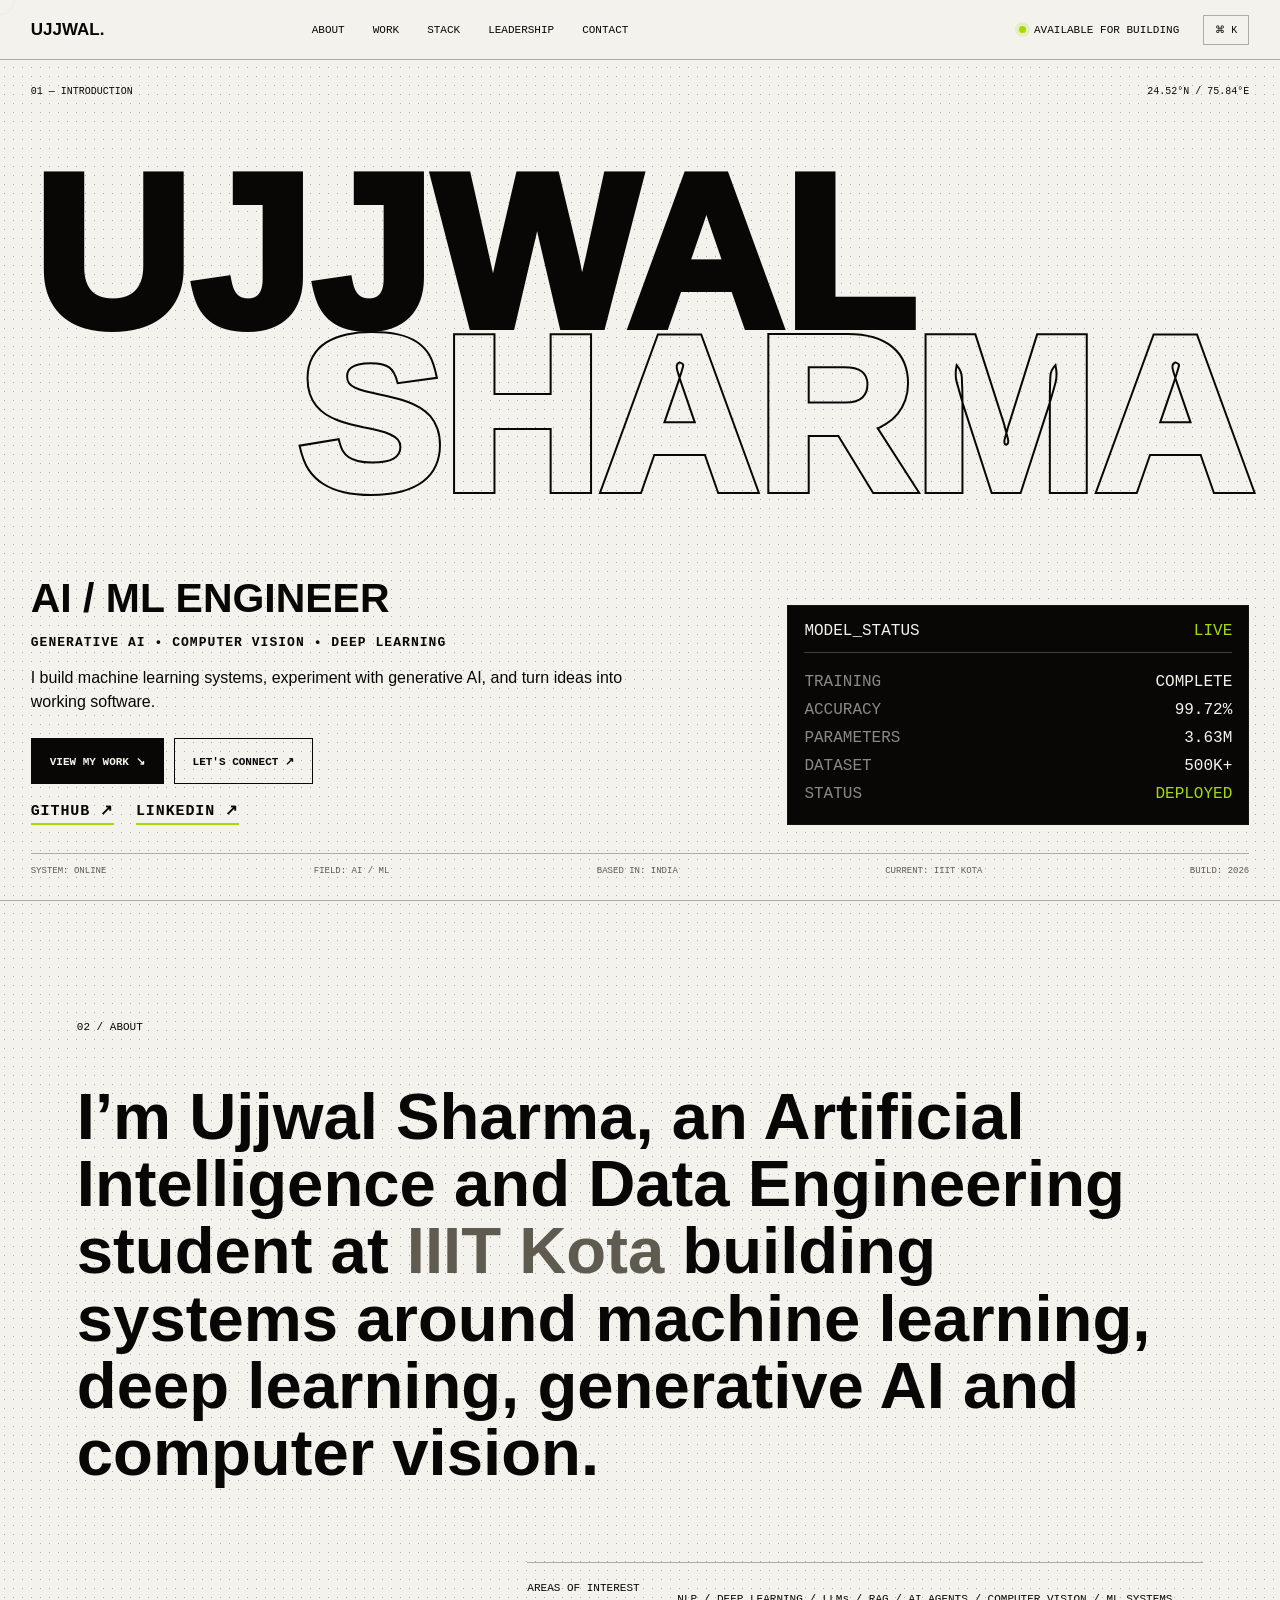
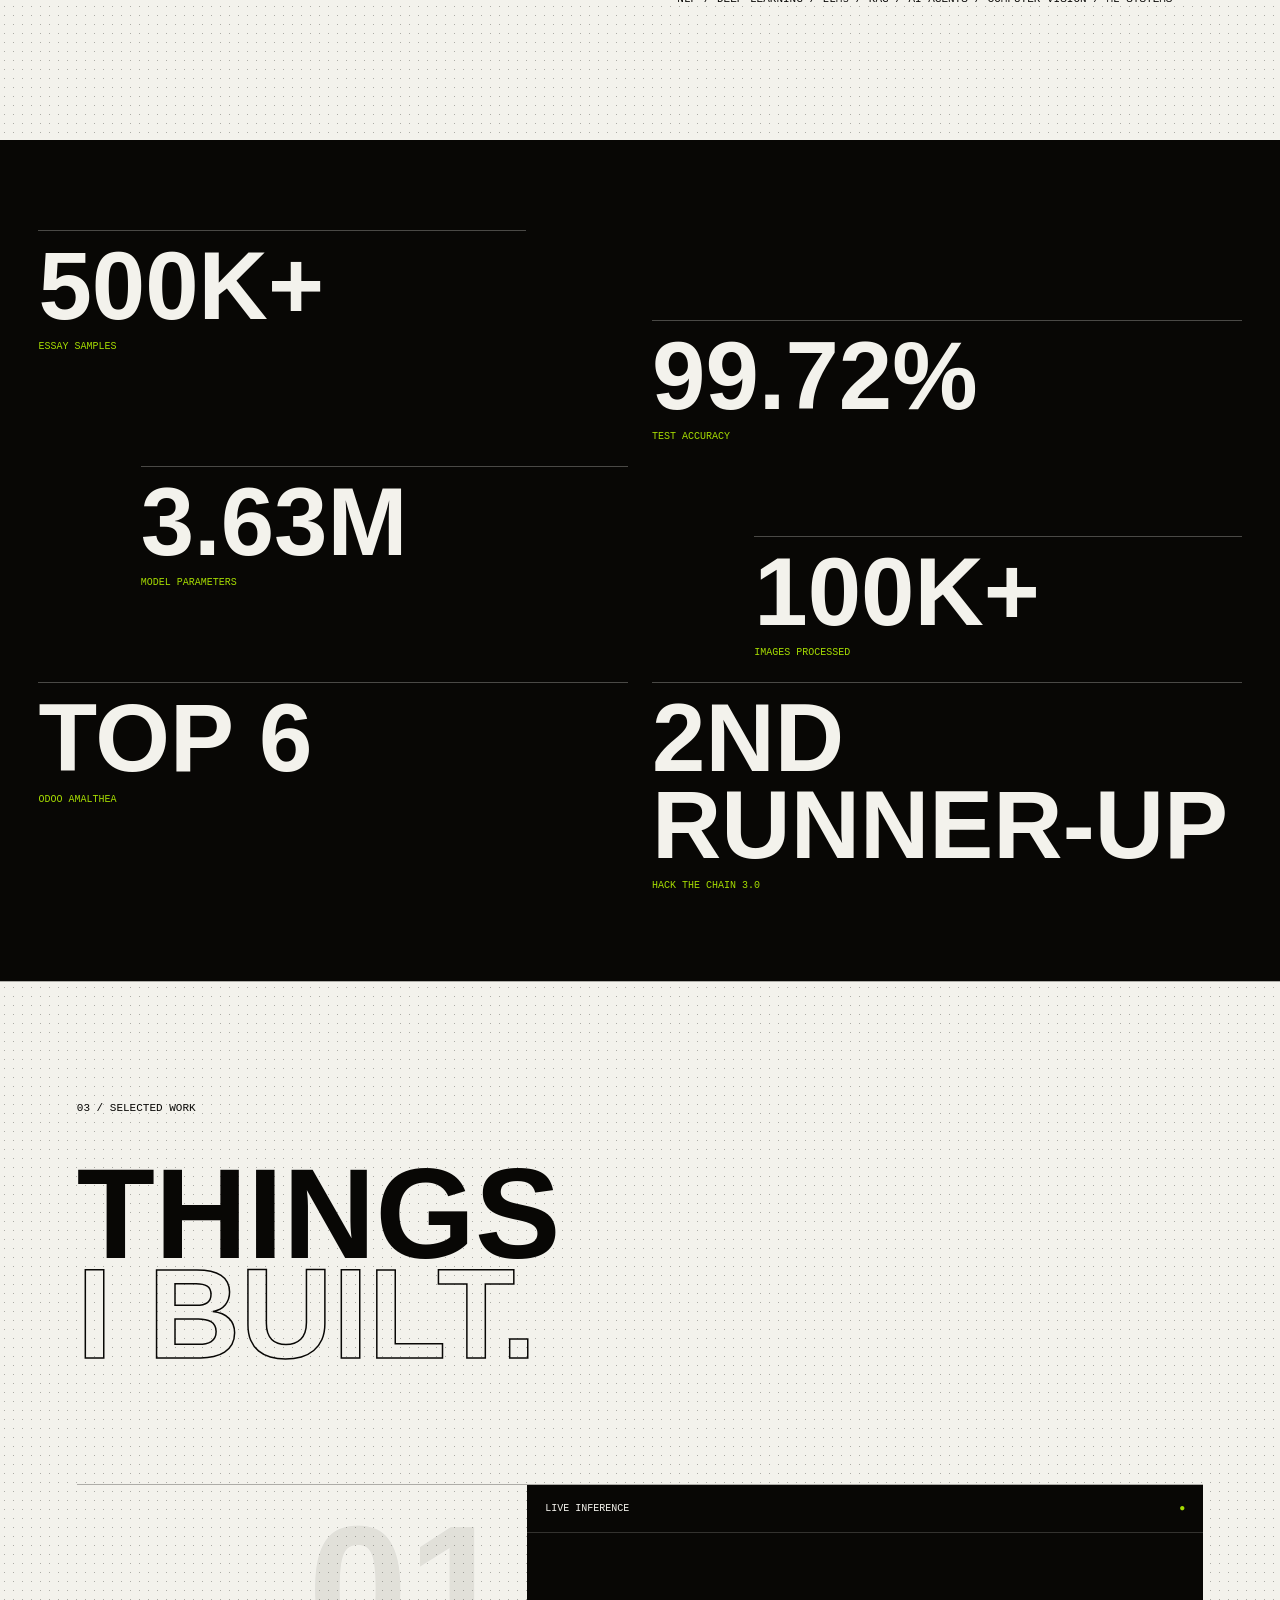
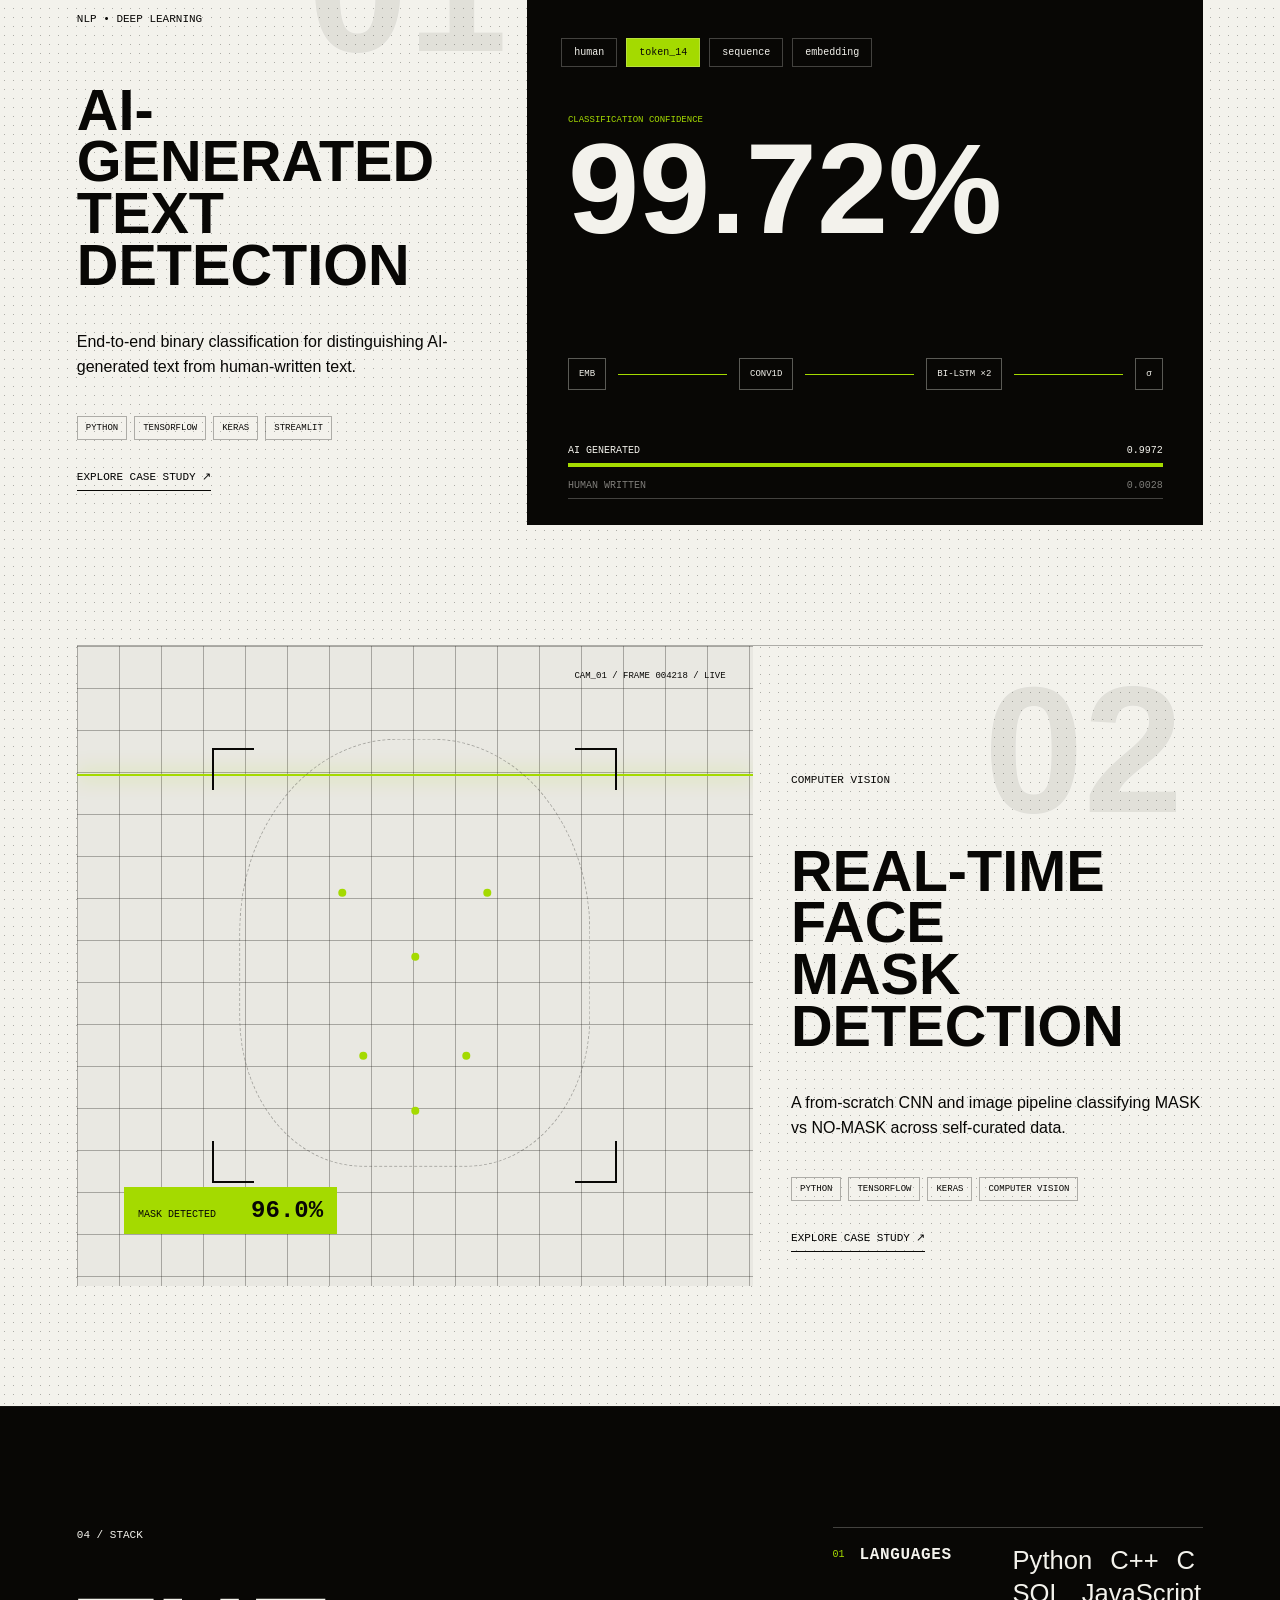
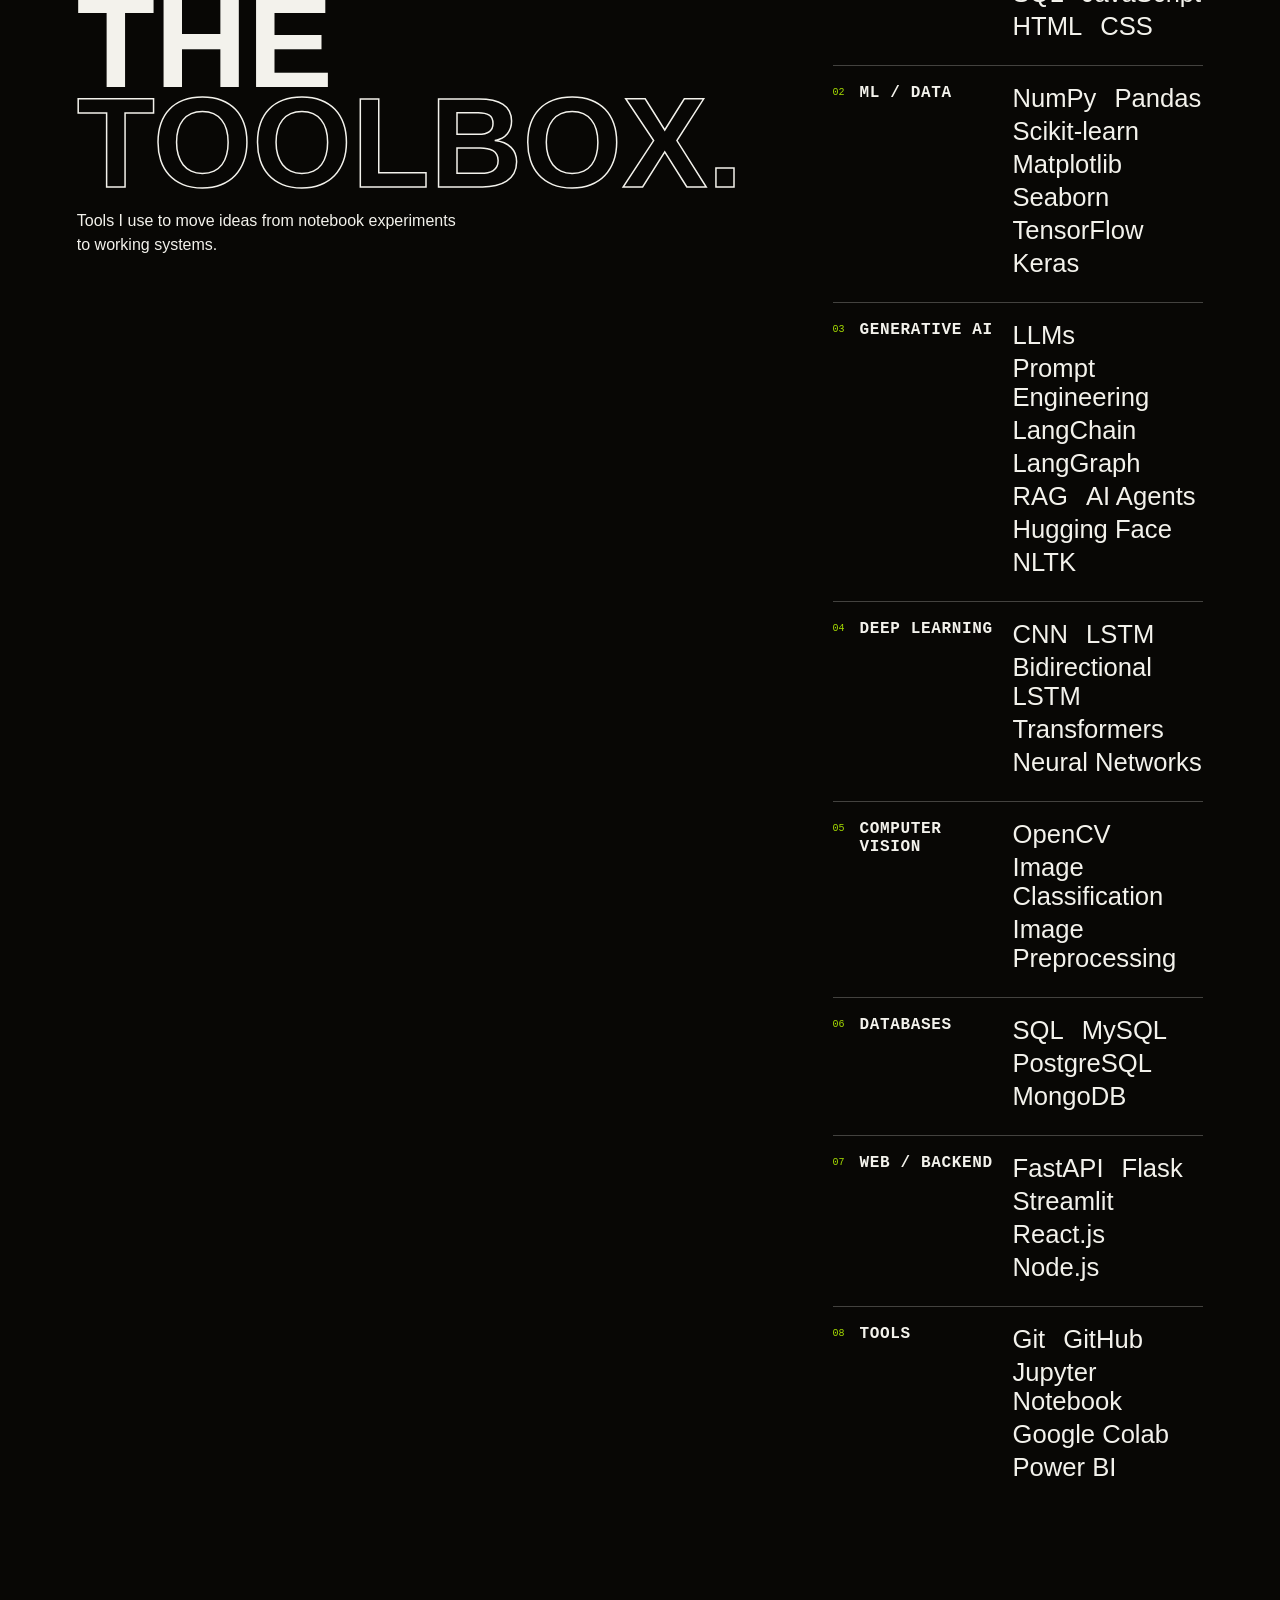
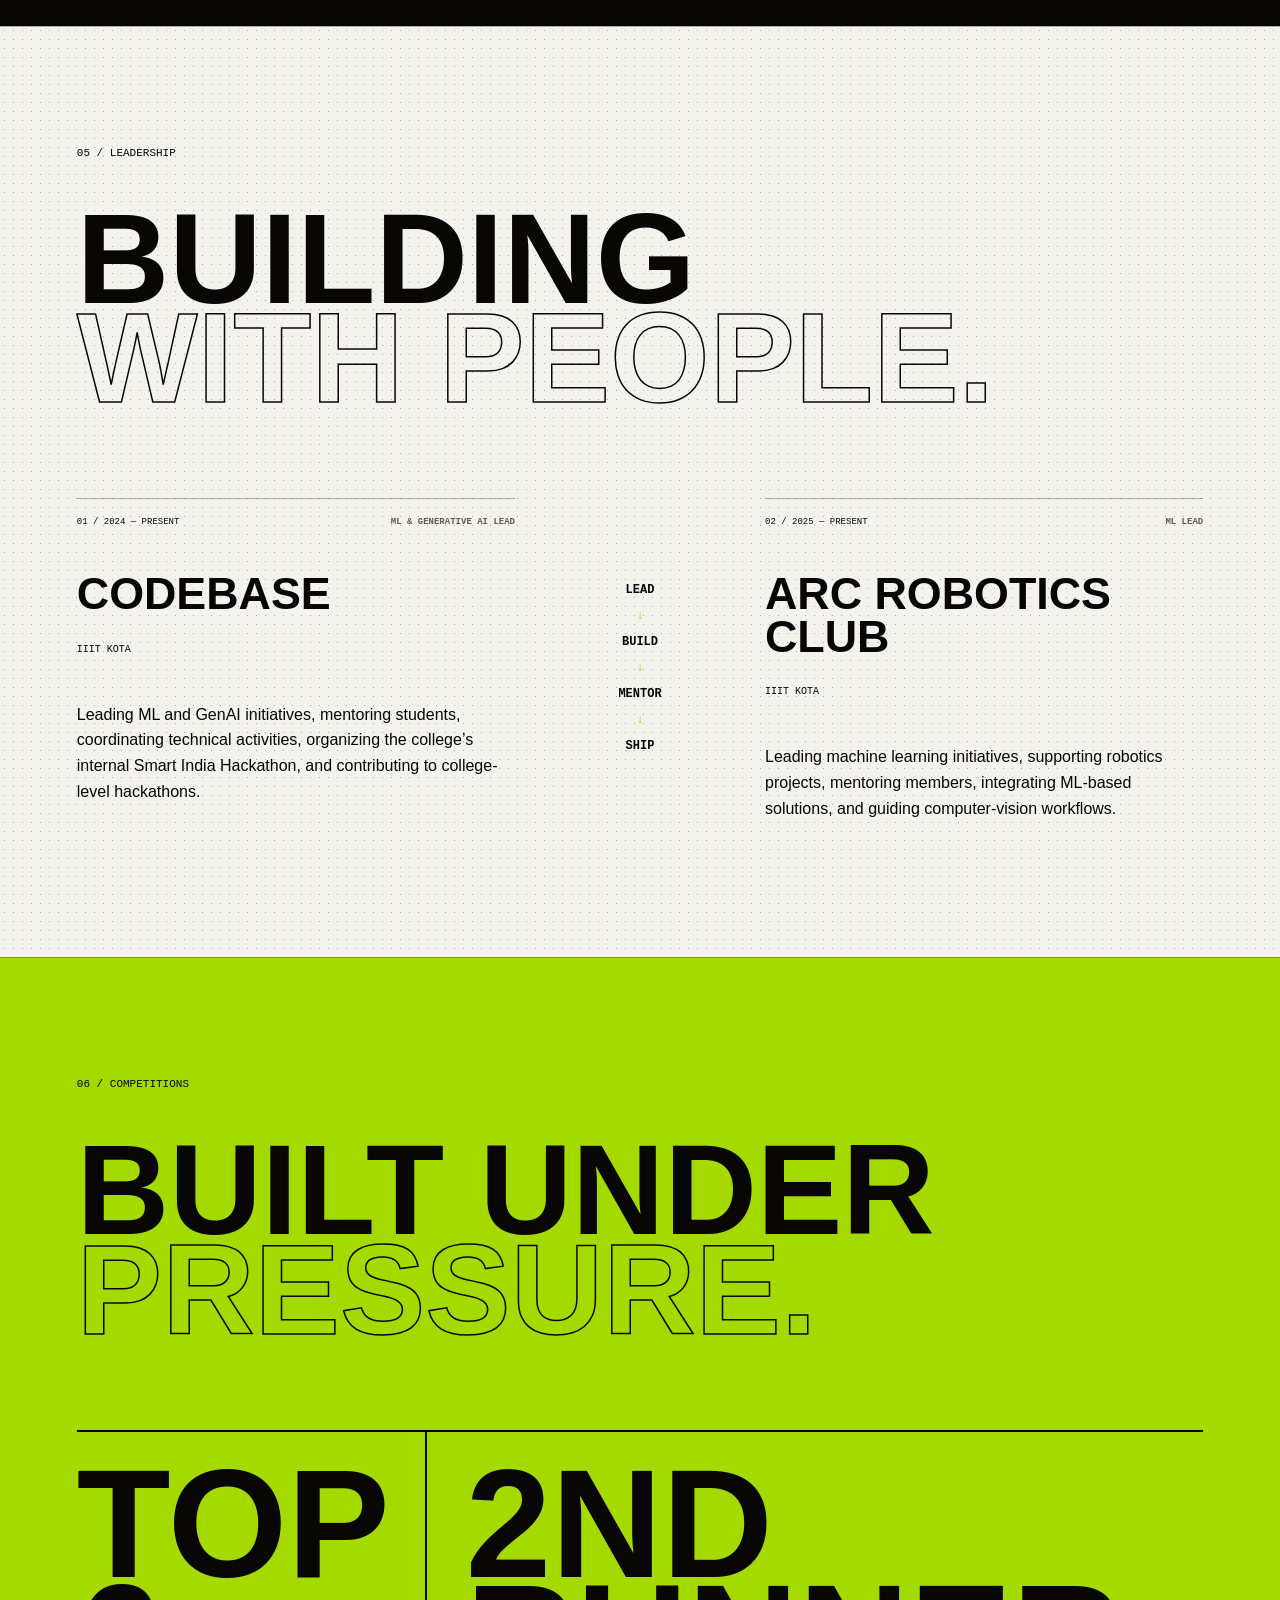
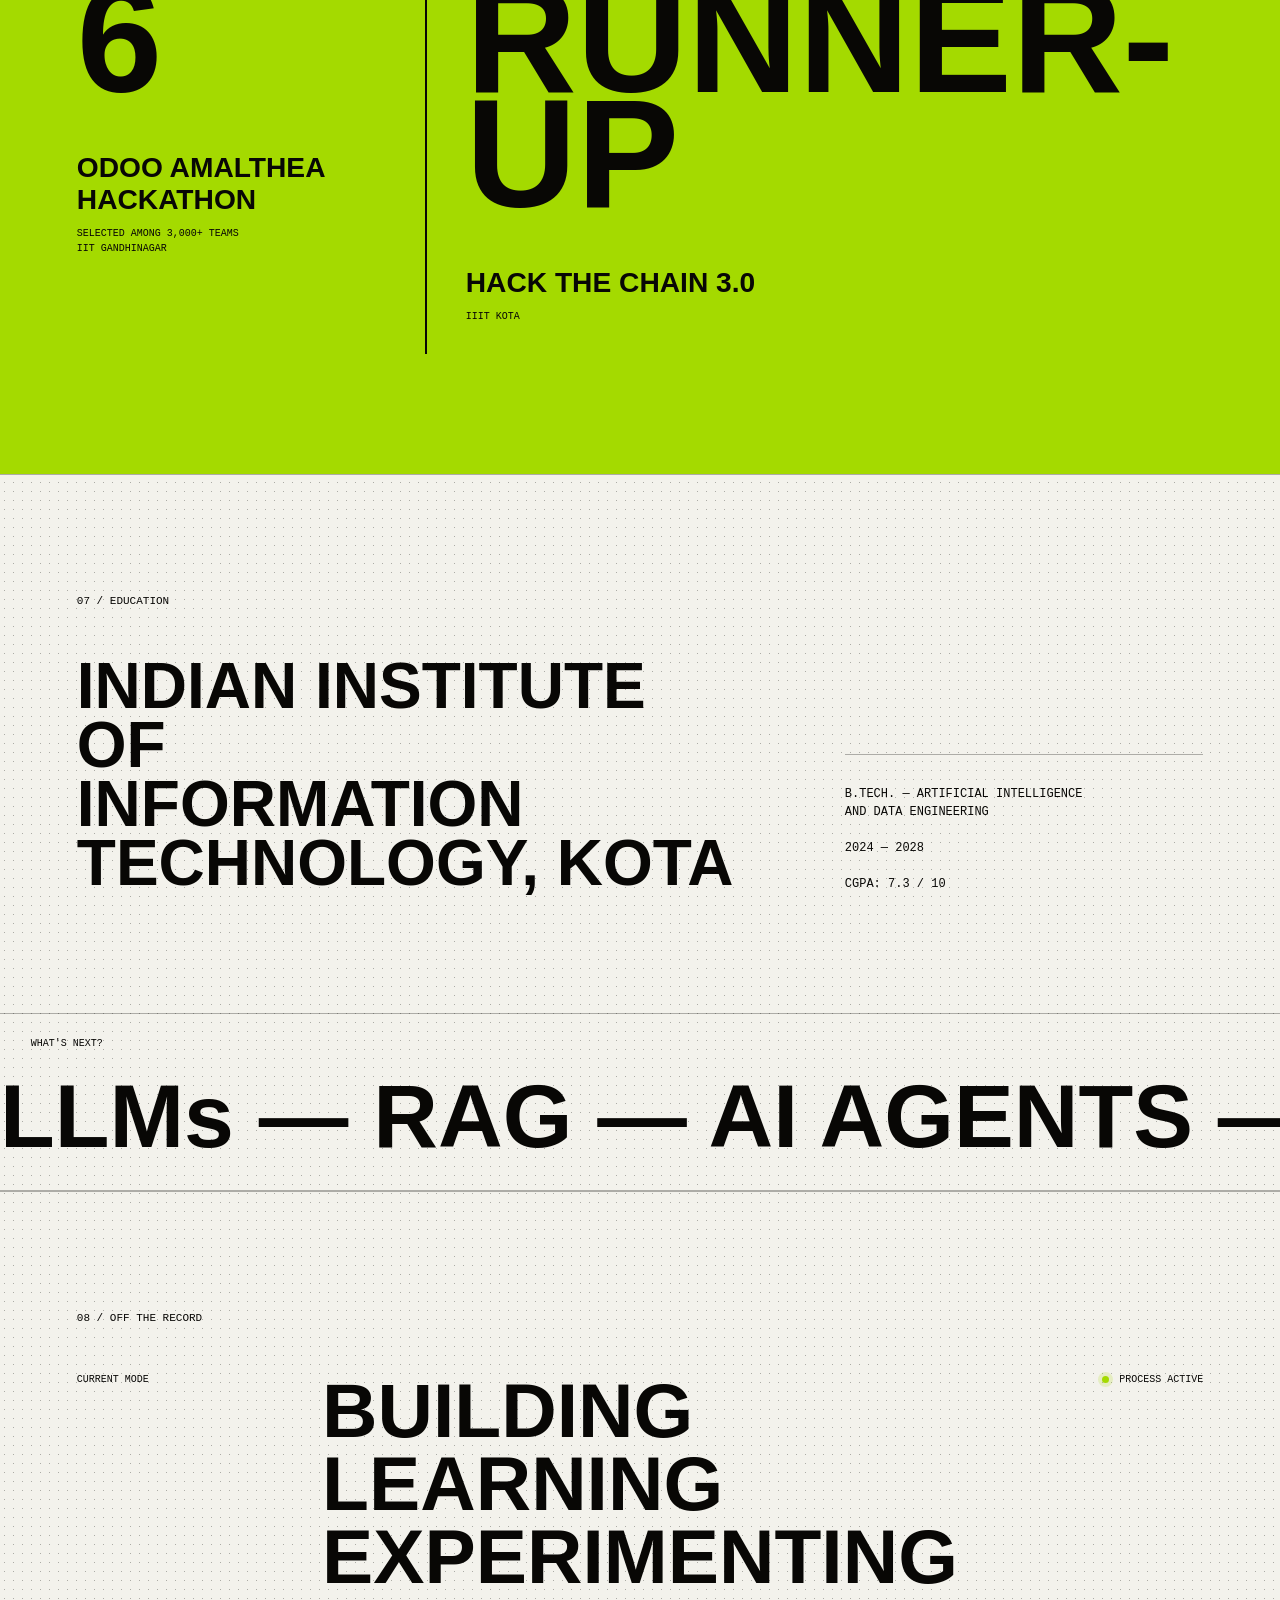
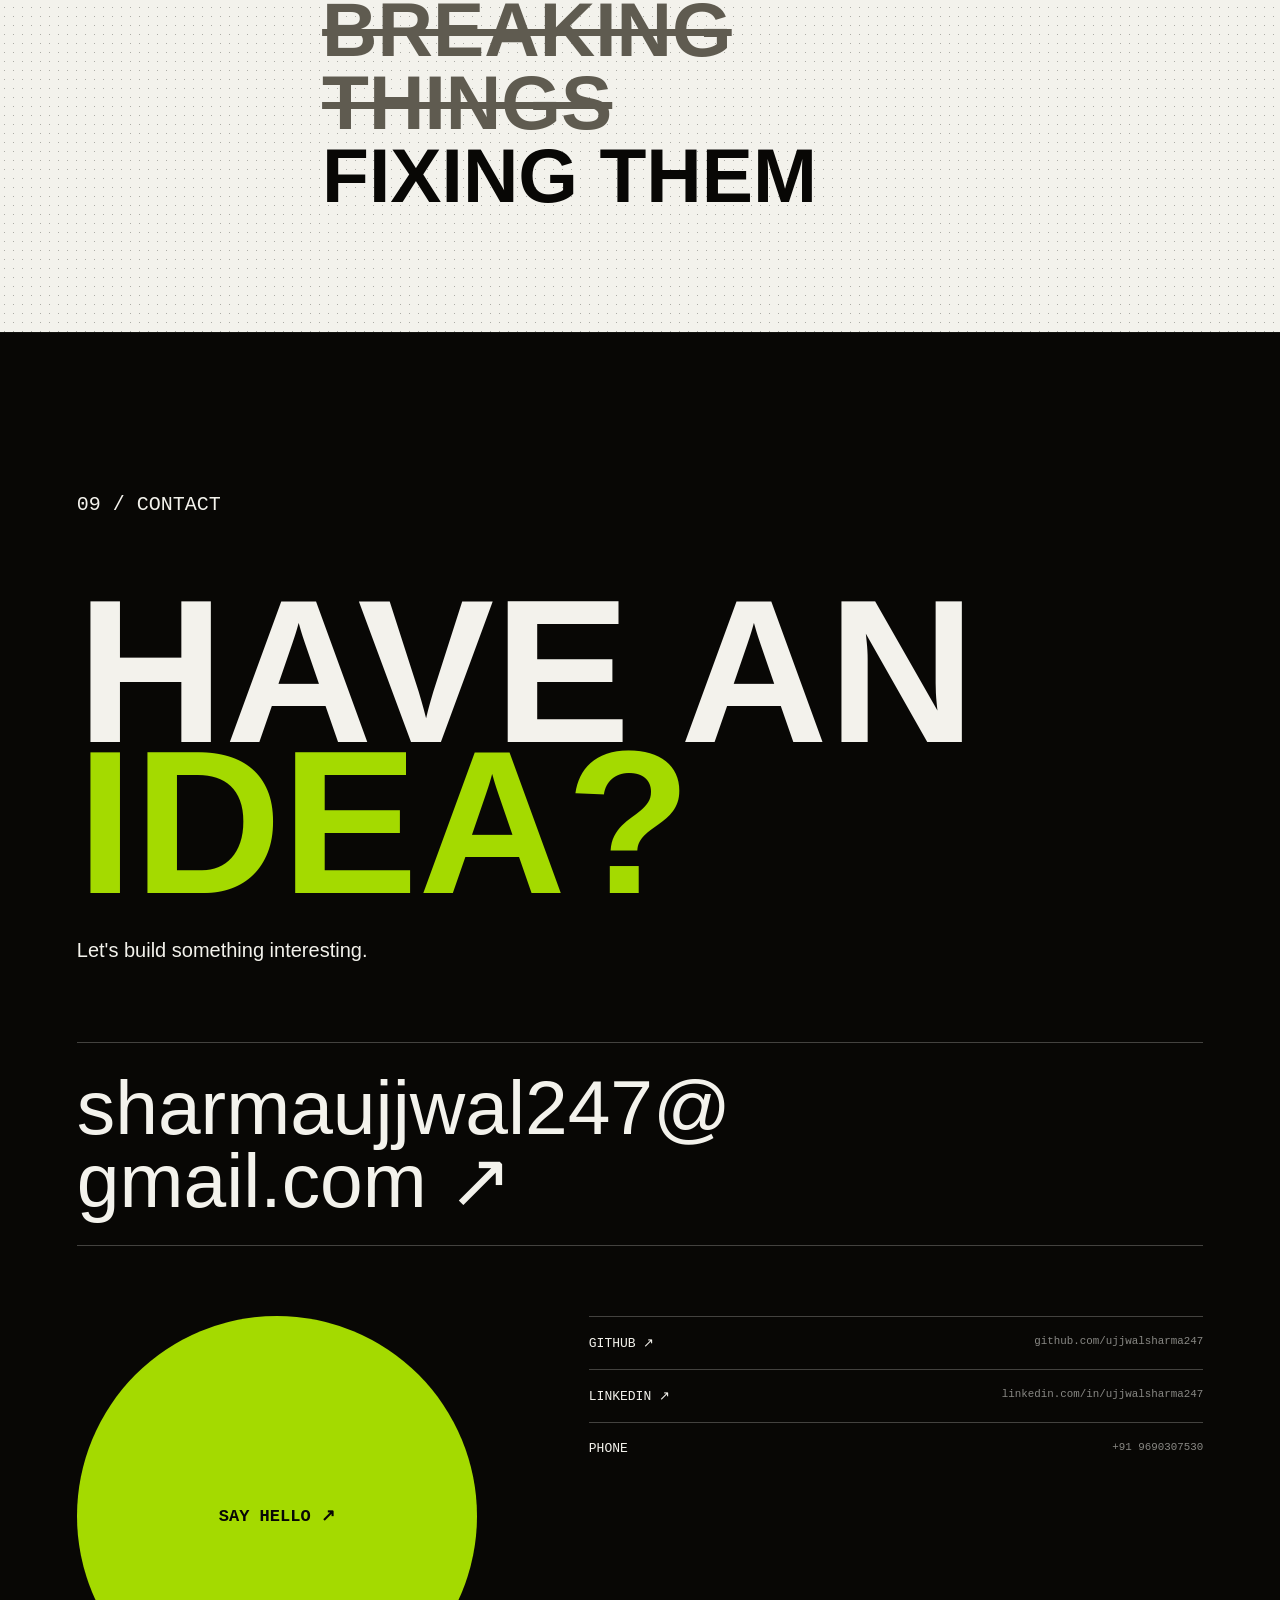
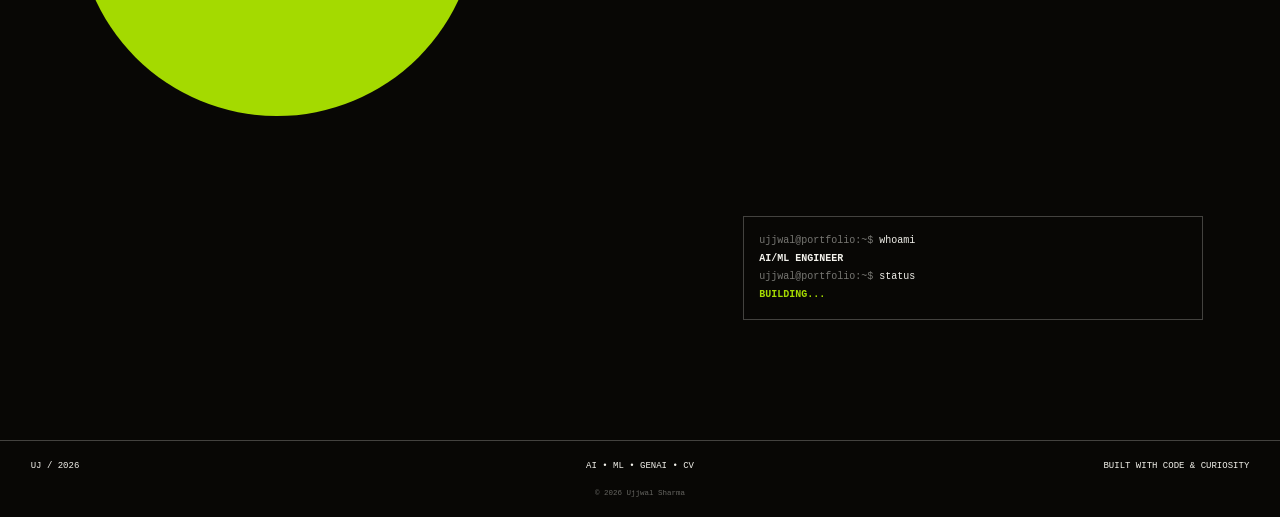
<file: index.html>
<!DOCTYPE html>
<html lang="en">
<head>
<meta charset="UTF-8">
<meta name="viewport" content="width=device-width, initial-scale=1.0">
<title>Ujjwal Sharma — AI/ML Engineer</title>
<meta name="description" content="Ujjwal Sharma is an AI and Data Engineering student at IIIT Kota building ML, generative AI, deep learning and computer vision projects.">
<link rel="stylesheet" href="style.css">
</head>
<body>
<main class="site-shell">
<div class="loader" id="loader" aria-hidden="true"><span>INITIALIZING UJ.EXE</span><div></div><b>SYSTEM READY</b></div>
<div class="custom-cursor" id="cursor"></div>
<header class="site-nav">
        <a href="#top" class="wordmark" aria-label="Ujjwal Sharma home">UJJWAL.</a>
        <nav aria-label="Main navigation">
          <a href="#about">ABOUT</a><a href="#work">WORK</a><a href="#stack">STACK</a><a href="#leadership">LEADERSHIP</a><a href="#contact">CONTACT</a>
        </nav>
        <button class="command-key" id="cmdKey" aria-label="Open command palette">⌘ K</button>
        <span class="availability"><i></i> AVAILABLE FOR BUILDING</span>
      </header>

      <section class="hero" id="top">
        <div class="hero-meta"><span>01 — INTRODUCTION</span><span>24.52°N / 75.84°E</span></div>
        <div class="hero-title" aria-label="Ujjwal Sharma"><h1><span class="scramble" data-text="UJJWAL">UJJWAL</span></h1><h1 class="outlined"><span class="scramble" data-text="SHARMA">SHARMA</span></h1></div>
        <div class="hero-bottom">
          <div class="hero-copy"><h2>AI / ML ENGINEER</h2><p class="mono">GENERATIVE AI • COMPUTER VISION • DEEP LEARNING</p><p>I build machine learning systems, experiment with generative AI, and turn ideas into working software.</p>
            <div class="hero-actions"><a class="button button-primary" href="#work">VIEW MY WORK ↘</a><a class="button" href="#contact">LET'S CONNECT ↗</a></div>
            <div class="social-row"><a href="https://github.com/ujjwalsharma247" target="_blank" rel="noreferrer">GITHUB ↗</a><a href="https://linkedin.com/in/ujjwalsharma247" target="_blank" rel="noreferrer">LINKEDIN ↗</a></div>
          </div>
          <aside class="model-status"><div class="panel-title"><span>MODEL_STATUS</span><i>LIVE</i></div><dl><div><dt>TRAINING</dt><dd>COMPLETE</dd></div><div><dt>ACCURACY</dt><dd>99.72%</dd></div><div><dt>PARAMETERS</dt><dd>3.63M</dd></div><div><dt>DATASET</dt><dd>500K+</dd></div><div><dt>STATUS</dt><dd class="accent">DEPLOYED</dd></div></dl></aside>
        </div>
        <div class="hero-hud" aria-hidden="true"><span>SYSTEM: ONLINE</span><span>FIELD: AI / ML</span><span>BASED IN: INDIA</span><span>CURRENT: IIIT KOTA</span><span>BUILD: 2026</span></div>
      </section>

      <section class="about-section section-pad reveal" id="about">
        <p class="section-label">02 / ABOUT</p>
        <p class="editorial-intro">I&rsquo;m Ujjwal Sharma, an Artificial Intelligence and Data Engineering student at <em>IIIT Kota</em> building systems around machine learning, deep learning, generative AI and computer vision.</p>
        <div class="interest-line"><span>AREAS OF INTEREST</span><p>NLP / DEEP LEARNING / LLMs / RAG / AI AGENTS / COMPUTER VISION / ML SYSTEMS</p></div>
      </section>

      <section class="metrics-section reveal" aria-label="Project statistics">
        <div class="metrics-track"><div class="metric metric-1"><strong>500K+</strong><span>essay samples</span></div><div class="metric metric-2"><strong>99.72%</strong><span>test accuracy</span></div><div class="metric metric-3"><strong>3.63M</strong><span>model parameters</span></div><div class="metric metric-4"><strong>100K+</strong><span>images processed</span></div><div class="metric metric-5"><strong>TOP 6</strong><span>Odoo Amalthea</span></div><div class="metric metric-6"><strong>2ND RUNNER-UP</strong><span>Hack the Chain 3.0</span></div></div>
      </section>

      <section class="work-section section-pad" id="work">
        <div class="reveal"><p class="section-label">03 / SELECTED WORK</p><h2 class="section-title">THINGS<br><span>I BUILT.</span></h2></div>
        <article class="project project-one reveal" data-case="1" tabindex="0" role="button" aria-label="Open AI-generated text detection case study">
          <div class="project-copy"><span class="project-number">01</span><p class="section-label">NLP • DEEP LEARNING</p><h3>AI-GENERATED<br>TEXT DETECTION</h3><p>End-to-end binary classification for distinguishing AI-generated text from human-written text.</p><div class="tags"><span>PYTHON</span><span>TENSORFLOW</span><span>KERAS</span><span>STREAMLIT</span></div><button class="project-open">EXPLORE CASE STUDY ↗</button></div>
          <div class="model-visual" aria-label="Abstract language model layers and confidence visualization">
      <div class="model-head"><span>LIVE INFERENCE</span><i>●</i></div>
      <div class="token-stream"><span>human</span><span>token_14</span><span>sequence</span><span>embedding</span></div>
      <div class="accuracy"><small>CLASSIFICATION CONFIDENCE</small><strong>99.72%</strong></div>
      <div class="layer-flow" aria-hidden="true">
        <b>EMB</b><em></em><b>CONV1D</b><em></em><b>BI-LSTM ×2</b><em></em><b>σ</b>
      </div>
      <div class="probability"><span>AI GENERATED</span><span>0.9972</span></div>
      <div class="probability muted-prob"><span>HUMAN WRITTEN</span><span>0.0028</span></div>
    </div>
        </article>
        <article class="project project-two reveal" data-case="2" tabindex="0" role="button" aria-label="Open face mask detection case study">
          <div class="vision-visual" aria-label="Abstract real-time face mask detection interface">
      <div class="vision-grid" aria-hidden="true"></div>
      <div class="scan-line" aria-hidden="true"></div>
      <div class="face-map" aria-hidden="true"><i></i><i></i><i></i><i></i><i></i><i></i></div>
      <div class="bounding-box"><span class="corner tl"></span><span class="corner tr"></span><span class="corner bl"></span><span class="corner br"></span></div>
      <div class="vision-label"><span>MASK DETECTED</span><strong>96.0%</strong></div>
      <div class="vision-meta">CAM_01 / FRAME 004218 / LIVE</div>
    </div>
          <div class="project-copy"><span class="project-number">02</span><p class="section-label">COMPUTER VISION</p><h3>REAL-TIME FACE<br>MASK DETECTION</h3><p>A from-scratch CNN and image pipeline classifying MASK vs NO-MASK across self-curated data.</p><div class="tags"><span>PYTHON</span><span>TENSORFLOW</span><span>KERAS</span><span>COMPUTER VISION</span></div><button class="project-open">EXPLORE CASE STUDY ↗</button></div>
        </article>
      </section>

      <section class="stack-section section-pad" id="stack">
        <div class="stack-heading reveal"><p class="section-label">04 / STACK</p><h2 class="section-title">THE<br><span>TOOLBOX.</span></h2><p>Tools I use to move ideas from notebook experiments to working systems.</p></div>
        <div class="skill-inventory reveal"><div class="skill-group"><div class="skill-meta"><span>01</span><h3>Languages</h3></div><div class="skill-list"><span data-category="Languages">Python</span><span data-category="Languages">C++</span><span data-category="Languages">C</span><span data-category="Languages">SQL</span><span data-category="Languages">JavaScript</span><span data-category="Languages">HTML</span><span data-category="Languages">CSS</span></div></div><div class="skill-group"><div class="skill-meta"><span>02</span><h3>ML / Data</h3></div><div class="skill-list"><span data-category="ML / Data">NumPy</span><span data-category="ML / Data">Pandas</span><span data-category="ML / Data">Scikit-learn</span><span data-category="ML / Data">Matplotlib</span><span data-category="ML / Data">Seaborn</span><span data-category="ML / Data">TensorFlow</span><span data-category="ML / Data">Keras</span></div></div><div class="skill-group"><div class="skill-meta"><span>03</span><h3>Generative AI</h3></div><div class="skill-list"><span data-category="Generative AI">LLMs</span><span data-category="Generative AI">Prompt Engineering</span><span data-category="Generative AI">LangChain</span><span data-category="Generative AI">LangGraph</span><span data-category="Generative AI">RAG</span><span data-category="Generative AI">AI Agents</span><span data-category="Generative AI">Hugging Face</span><span data-category="Generative AI">NLTK</span></div></div><div class="skill-group"><div class="skill-meta"><span>04</span><h3>Deep Learning</h3></div><div class="skill-list"><span data-category="Deep Learning">CNN</span><span data-category="Deep Learning">LSTM</span><span data-category="Deep Learning">Bidirectional LSTM</span><span data-category="Deep Learning">Transformers</span><span data-category="Deep Learning">Neural Networks</span></div></div><div class="skill-group"><div class="skill-meta"><span>05</span><h3>Computer Vision</h3></div><div class="skill-list"><span data-category="Computer Vision">OpenCV</span><span data-category="Computer Vision">Image Classification</span><span data-category="Computer Vision">Image Preprocessing</span></div></div><div class="skill-group"><div class="skill-meta"><span>06</span><h3>Databases</h3></div><div class="skill-list"><span data-category="Databases">SQL</span><span data-category="Databases">MySQL</span><span data-category="Databases">PostgreSQL</span><span data-category="Databases">MongoDB</span></div></div><div class="skill-group"><div class="skill-meta"><span>07</span><h3>Web / Backend</h3></div><div class="skill-list"><span data-category="Web / Backend">FastAPI</span><span data-category="Web / Backend">Flask</span><span data-category="Web / Backend">Streamlit</span><span data-category="Web / Backend">React.js</span><span data-category="Web / Backend">Node.js</span></div></div><div class="skill-group"><div class="skill-meta"><span>08</span><h3>Tools</h3></div><div class="skill-list"><span data-category="Tools">Git</span><span data-category="Tools">GitHub</span><span data-category="Tools">Jupyter Notebook</span><span data-category="Tools">Google Colab</span><span data-category="Tools">Power BI</span></div></div></div>
      </section>

      <section class="leadership-section section-pad" id="leadership">
        <div class="reveal"><p class="section-label">05 / LEADERSHIP</p><h2 class="section-title">BUILDING<br><span>WITH PEOPLE.</span></h2></div>
        <div class="lead-grid reveal">
          <article><div class="role-top"><span>01 / 2024 — PRESENT</span><b>ML & GENERATIVE AI LEAD</b></div><h3>CODEBASE<br><small>IIIT KOTA</small></h3><p>Leading ML and GenAI initiatives, mentoring students, coordinating technical activities, organizing the college&rsquo;s internal Smart India Hackathon, and contributing to college-level hackathons.</p></article>
          <div class="lead-flow" aria-label="Lead, build, mentor, ship"><span>LEAD</span><i>↓</i><span>BUILD</span><i>↓</i><span>MENTOR</span><i>↓</i><span>SHIP</span></div>
          <article><div class="role-top"><span>02 / 2025 — PRESENT</span><b>ML LEAD</b></div><h3>ARC ROBOTICS CLUB<br><small>IIIT KOTA</small></h3><p>Leading machine learning initiatives, supporting robotics projects, mentoring members, integrating ML-based solutions, and guiding computer-vision workflows.</p></article>
        </div>
      </section>

      <section class="competition-section section-pad reveal">
        <p class="section-label">06 / COMPETITIONS</p><h2 class="section-title">BUILT UNDER<br><span>PRESSURE.</span></h2>
        <div class="competition-grid"><article><strong>TOP 6</strong><h3>ODOO AMALTHEA HACKATHON</h3><p>SELECTED AMONG 3,000+ TEAMS<br>IIT GANDHINAGAR</p></article><article><strong>2ND<br>RUNNER-UP</strong><h3>HACK THE CHAIN 3.0</h3><p>IIIT KOTA</p></article></div>
      </section>

      <section class="education-section section-pad reveal">
        <p class="section-label">07 / EDUCATION</p><div class="education-row"><h2>INDIAN INSTITUTE OF<br>INFORMATION TECHNOLOGY, KOTA</h2><div><p>B.TECH. — ARTIFICIAL INTELLIGENCE<br>AND DATA ENGINEERING</p><span>2024 — 2028</span><span>CGPA: 7.3 / 10</span></div></div>
      </section>

      <section class="explore-section reveal"><span>WHAT'S NEXT?</span><div class="marquee"><div>LLMs — RAG — AI AGENTS — LANGGRAPH — GENERATIVE AI — COMPUTER VISION —&nbsp;</div><div aria-hidden="true">LLMs — RAG — AI AGENTS — LANGGRAPH — GENERATIVE AI — COMPUTER VISION —&nbsp;</div></div></section>

      <section class="off-record section-pad reveal"><p class="section-label">08 / OFF THE RECORD</p><div class="mode-grid"><span>CURRENT MODE</span><p>BUILDING<br>LEARNING<br>EXPERIMENTING<br><s>BREAKING THINGS</s><br>FIXING THEM</p><div class="mode-indicator"><i></i><span>PROCESS ACTIVE</span></div></div></section>

      <section class="contact-section section-pad" id="contact">
        <div class="reveal"><p class="section-label">09 / CONTACT</p><h2>HAVE AN<br><span>IDEA?</span></h2><p>Let's build something interesting.</p></div>
        <a class="email reveal" href="mailto:sharmaujjwal247@gmail.com">sharmaujjwal247@<br>gmail.com ↗</a>
        <div class="contact-bottom reveal"><a class="hello-button" href="mailto:2024kuad3048@iiitkota.ac.in"><span>SAY HELLO ↗</span><b>LET'S BUILD ↗</b></a><div class="contact-links"><a href="https://github.com/ujjwalsharma247" target="_blank" rel="noreferrer">GITHUB ↗<small>github.com/ujjwalsharma247</small></a><a href="https://linkedin.com/in/ujjwalsharma247" target="_blank" rel="noreferrer">LINKEDIN ↗<small>linkedin.com/in/ujjwalsharma247</small></a><a href="tel:+919690307530">PHONE<small>+91 9690307530</small></a></div></div>
        <div class="terminal"><span>ujjwal@portfolio:~$</span> whoami<br><b>AI/ML ENGINEER</b><br><span>ujjwal@portfolio:~$</span> status<br><b class="accent">BUILDING...</b></div>
      </section>

      <footer><span>UJ / 2026</span><span>AI • ML • GENAI • CV</span><span>BUILT WITH CODE & CURIOSITY</span><small>© 2026 Ujjwal Sharma</small></footer>

      
<div class="case-backdrop" id="caseBackdrop" hidden><article class="case-study" role="dialog" aria-modal="true" aria-labelledby="case-title">
<button class="case-close" id="caseClose" aria-label="Close case study">CLOSE ×</button>
<p class="section-label" id="caseLabel"></p><h2 id="case-title"></h2>
<div class="case-grid" id="case1" hidden><section><h3>Problem</h3><p>Distinguish AI-generated essays from human-written text with dependable binary classification.</p></section>            <section><h3>Approach</h3><p>A 20K-word vocabulary, stop-word removal, sequence padding and a scalable tf.data pipeline.</p></section>            <section><h3>Model</h3><p>Embedding → Conv1D → 2× Bidirectional LSTM → Dense → Sigmoid, trained with Adam and binary cross-entropy.</p></section>            <section><h3>Data</h3><p>500K+ essay samples, with 97,447 held out for evaluation.</p></section>            <section><h3>Result</h3><p>99.72% test accuracy from a compact 3.63M-parameter model.</p></section>            <section><h3>Deployment</h3><p>Real-time inference through a Streamlit interface, with EarlyStopping during training.</p></section></div>
<div class="case-grid" id="case2" hidden><section><h3>Problem</h3><p>Classify live visual input as MASK or NO-MASK in real time.</p></section>            <section><h3>Approach</h3><p>Built the full data preparation, preprocessing and normalization pipeline.</p></section>            <section><h3>Model</h3><p>A custom CNN developed from scratch rather than a pre-built detection framework.</p></section>            <section><h3>Data</h3><p>100K+ self-curated and labeled images.</p></section>            <section><h3>Result</h3><p>96% classification accuracy across the binary image classification task.</p></section>            <section><h3>Deployment</h3><p>Model inference integrated into a real-time prediction workflow.</p></section></div>
<a class="text-link" href="https://github.com/ujjwalsharma247" target="_blank" rel="noreferrer">VIEW GITHUB ↗</a>
</article></div>
<div class="palette-backdrop" id="paletteBackdrop" hidden><div class="command-palette" role="dialog" aria-modal="true" aria-label="Command palette">
<div class="palette-head"><span>UJ_COMMAND</span><button id="paletteClose">ESC</button></div>
<button data-go="#about"><span>/about</span><small>GO TO SECTION ↘</small></button><button data-go="#work"><span>/work</span><small>GO TO SECTION ↘</small></button><button data-go="#stack"><span>/stack</span><small>GO TO SECTION ↘</small></button><button data-go="#leadership"><span>/leadership</span><small>GO TO SECTION ↘</small></button><button data-go="#contact"><span>/contact</span><small>GO TO SECTION ↘</small></button>
<a href="https://github.com/ujjwalsharma247" target="_blank" rel="noreferrer"><span>/github</span><small>OPEN EXTERNAL ↗</small></a>
<a href="https://linkedin.com/in/ujjwalsharma247" target="_blank" rel="noreferrer"><span>/linkedin</span><small>OPEN EXTERNAL ↗</small></a>
</div></div>
</main>
<script src="script.js"></script>
</body>
</html>
</file>
<file: style.css>
:root{--ink:oklch(0.13 0.007 90);--paper:oklch(0.96 0.008 95);--acid:oklch(0.82 0.22 125);--steel:oklch(0.47 0.018 90);--line:oklch(0.28 0.007 90 / 35%);--reverse:oklch(0.96 0.008 95);--card:oklch(0.93 0.008 95);--font-sans:Arial,"Helvetica Neue",sans-serif;--font-mono:"Courier New",monospace}
*{box-sizing:border-box;border-color:var(--line)}
html{scroll-behavior:smooth}
body{margin:0;overflow-x:hidden;font-family:var(--font-sans);background:var(--paper);color:var(--ink)}
a{color:inherit;text-decoration:none}button{font:inherit}
::selection{background:var(--acid);color:var(--ink)}
[hidden]{display:none!important}
.site-shell { background-color: var(--paper); color: var(--ink); background-image: radial-gradient(var(--line) .6px, transparent .6px); background-size: 9px 9px; }
.site-nav { height: 60px; padding: 0 2.4vw; display: flex; gap: 24px; align-items: center; border-bottom: 1px solid var(--line); position: sticky; top: 0; z-index: 30; background: color-mix(in oklch, var(--paper) 92%, transparent); backdrop-filter: blur(12px); font-family: var(--font-mono); font-size: 11px; }
.wordmark { font-family: var(--font-sans); font-weight: 900; font-size: 17px; }
.site-nav nav { display: flex; gap: 28px; margin: 0 auto; }
.site-nav nav a, .social-row a, .text-link { transition: color .2s ease; }
.site-nav nav a:hover, .social-row a:hover, .text-link:hover { color: var(--acid); }
.availability { margin-left: auto; white-space: nowrap; display: flex; gap: 8px; align-items: center; }
.availability i, .mode-indicator i { width: 7px; height: 7px; border-radius: 50%; background: var(--acid); box-shadow: 0 0 0 4px color-mix(in oklch, var(--acid) 18%, transparent); }
.command-key { order: 2; flex-shrink: 0; border: 1px solid var(--line); background: var(--paper); color: var(--ink); padding: 8px 11px; cursor: pointer; font-family: var(--font-mono); font-size: 10px; }
.hero { min-height: calc(100svh - 60px); padding: 26px 2.4vw 24px; display: flex; flex-direction: column; position: relative; }
.hero-meta, .hero-hud, .section-label, .mono, .tags, .project-open, .model-status, .role-top, .explore-section > span, footer, .terminal { font-family: var(--font-mono); }
.hero-meta { display: flex; justify-content: space-between; font-size: 10px; }
.hero-title { margin: auto 0; line-height: .75; }
.hero-title h1 { margin: 0; font-size: clamp(6rem, 17vw, 17rem); letter-spacing: 0; font-weight: 950; }
.hero-title .outlined { color: transparent; -webkit-text-stroke: 2px var(--ink); text-align: right; }
.hero-bottom { display: grid; grid-template-columns: 1fr minmax(320px, .72fr); gap: 9vw; align-items: end; }
.hero-copy h2 { font-size: clamp(1.7rem, 3.2vw, 3.4rem); margin: 0 0 8px; }
.hero-copy > p:last-of-type { max-width: 610px; font-size: 16px; line-height: 1.5; }
.hero-copy p.mono { font-size: 13px; font-weight: 700; letter-spacing: .08em; color: var(--ink); }
.mono { font-size: 10px; color: var(--steel); }
.hero-actions { display: flex; gap: 10px; margin-top: 24px; }
.button { min-height: 46px; padding: 0 18px; border: 1px solid var(--ink); display: inline-flex; align-items: center; justify-content: center; font: 700 11px var(--font-mono); transition: transform .2s ease, background .2s ease; }
.button:hover { transform: translateY(-3px); background: var(--acid); }
.button-primary { background: var(--ink); color: var(--reverse); }
.social-row { display: flex; gap: 22px; margin-top: 17px; font: 700 15px var(--font-mono); letter-spacing: .06em; }
.social-row a { color: var(--ink); border-bottom: 2px solid var(--acid); padding-bottom: 3px; }
.social-row a:hover { color: var(--acid); }
.model-status { border: 1px solid var(--line); background: var(--ink); color: var(--reverse); padding: 16px; }
.panel-title { display: flex; justify-content: space-between; padding-bottom: 12px; border-bottom: 1px solid color-mix(in oklch, var(--reverse) 24%, transparent); }
.panel-title i { color: var(--acid); font-style: normal; }
.model-status dl { margin: 15px 0 0; }
.model-status dl div { display: flex; justify-content: space-between; padding: 5px 0; }
.model-status dt { color: color-mix(in oklch, var(--reverse) 55%, transparent); }
.model-status dd { margin: 0; }
.accent { color: var(--acid) !important; }
.hero-hud { display: flex; flex-wrap: wrap; justify-content: space-between; gap: 8px 24px; margin-top: 28px; padding-top: 12px; border-top: 1px solid var(--line); font-size: 9px; color: var(--steel); }
.section-pad { padding: 120px 6vw; border-top: 1px solid var(--line); }
.section-label { font-size: 11px; margin: 0 0 50px; }
.editorial-intro { font-size: clamp(2.25rem, 5.1vw, 6.1rem); line-height: 1.03; letter-spacing: 0; max-width: 1500px; margin: 0; font-weight: 700; }
.editorial-intro em { font-style: normal; color: var(--steel); }
.interest-line { margin: 76px 0 0 40%; border-top: 1px solid var(--line); padding-top: 16px; display: grid; grid-template-columns: 150px 1fr; font: 11px/1.7 var(--font-mono); }
.metrics-section { background: var(--ink); color: var(--reverse); padding: 7vw 3vw; }
.metrics-track { display: grid; grid-template-columns: repeat(12, 1fr); gap: 24px; }
.metric { display: flex; flex-direction: column; border-top: 1px solid color-mix(in oklch, var(--reverse) 28%, transparent); padding-top: 12px; }
.metric strong { font-size: clamp(3rem, 7.5vw, 9rem); line-height: .9; letter-spacing: 0; }
.metric span { font: 10px var(--font-mono); margin-top: 12px; text-transform: uppercase; color: var(--acid); }
.metric-1 { grid-column: 1 / 6; }.metric-2 { grid-column: 7 / 13; margin-top: 90px; }.metric-3 { grid-column: 2 / 7; }.metric-4 { grid-column: 8 / 13; margin-top: 70px; }.metric-5 { grid-column: 1 / 7; }.metric-6 { grid-column: 7 / 13; }
.section-title { font-size: clamp(4rem, 10vw, 10rem); line-height: .78; margin: 0; letter-spacing: 0; }
.section-title span { color: transparent; -webkit-text-stroke: 1.5px var(--ink); }
.project { display: grid; grid-template-columns: .8fr 1.2fr; min-height: 640px; border-top: 1px solid var(--line); margin-top: 120px; cursor: pointer; outline: none; }
.project:focus-visible { box-shadow: inset 0 0 0 3px var(--acid); }
.project-two { grid-template-columns: 1.2fr .8fr; }
.project-copy { padding: 34px 3vw 34px 0; position: relative; display: flex; flex-direction: column; align-items: flex-start; justify-content: flex-end; }
.project-two .project-copy { padding-left: 3vw; padding-right: 0; }
.project-number { position: absolute; top: 15px; right: 20px; font-size: clamp(7rem, 14vw, 14rem); font-weight: 900; color: color-mix(in oklch, var(--ink) 8%, transparent); line-height: 1; }
.project-copy h3 { font-size: clamp(2.3rem, 4.5vw, 5rem); line-height: .9; margin: 10px 0 22px; z-index: 1; }
.project-copy > p:not(.section-label) { max-width: 480px; line-height: 1.55; }
.tags { display: flex; flex-wrap: wrap; gap: 7px; margin: 20px 0 30px; }
.tags span { border: 1px solid var(--line); padding: 6px 8px; font-size: 9px; }
.project-open { border: 0; border-bottom: 1px solid var(--ink); background: transparent; padding: 0 0 7px; font-size: 11px; cursor: pointer; }
.model-visual, .vision-visual { min-height: 640px; background: var(--ink); color: var(--reverse); position: relative; overflow: hidden; transition: transform .45s ease; }
.project:hover .model-visual, .project:hover .vision-visual { transform: scale(.985); }
.model-head { padding: 18px; display: flex; justify-content: space-between; font: 10px var(--font-mono); border-bottom: 1px solid color-mix(in oklch, var(--reverse) 18%, transparent); }.model-head i { color: var(--acid); }
.token-stream { display: flex; gap: 9px; position: absolute; top: 24%; left: 5%; right: 5%; overflow: hidden; }.token-stream span { border: 1px solid color-mix(in oklch, var(--reverse) 25%, transparent); padding: 8px 12px; font: 10px var(--font-mono); white-space: nowrap; }.token-stream span:nth-child(2) { background: var(--acid); color: var(--ink); }
.accuracy { position: absolute; left: 6%; top: 36%; }.accuracy small { display: block; font: 9px var(--font-mono); color: var(--acid); }.accuracy strong { font-size: clamp(5rem, 10vw, 11rem); line-height: 1; letter-spacing: 0; }
.layer-flow { position: absolute; left: 6%; right: 6%; bottom: 21%; display: flex; align-items: center; gap: 12px; }.layer-flow b { border: 1px solid color-mix(in oklch, var(--reverse) 35%, transparent); padding: 10px; font: 9px var(--font-mono); }.layer-flow em { height: 1px; flex: 1; background: var(--acid); }
.probability { position: absolute; bottom: 9%; left: 6%; right: 6%; display: flex; justify-content: space-between; padding-bottom: 7px; border-bottom: 4px solid var(--acid); font: 10px var(--font-mono); }.muted-prob { bottom: 4%; border-width: 1px; border-color: color-mix(in oklch, var(--reverse) 25%, transparent); color: color-mix(in oklch, var(--reverse) 50%, transparent); }
.vision-visual { background: var(--card); color: var(--ink); }.vision-grid { position: absolute; inset: 0; background-image: linear-gradient(var(--line) 1px, transparent 1px), linear-gradient(90deg, var(--line) 1px, transparent 1px); background-size: 42px 42px; }.scan-line { position: absolute; left: 0; right: 0; top: 20%; height: 2px; background: var(--acid); box-shadow: 0 0 20px var(--acid); animation: scan 3s ease-in-out infinite; }
.face-map { position: absolute; width: min(52%, 390px); aspect-ratio: .82; left: 50%; top: 48%; transform: translate(-50%, -50%); border: 1px dashed var(--line); border-radius: 45% 45% 35% 35%; }.face-map i { position: absolute; width: 8px; height: 8px; background: var(--acid); border-radius: 50%; }.face-map i:nth-child(1){left:28%;top:35%}.face-map i:nth-child(2){right:28%;top:35%}.face-map i:nth-child(3){left:49%;top:50%}.face-map i:nth-child(4){left:34%;bottom:25%}.face-map i:nth-child(5){right:34%;bottom:25%}.face-map i:nth-child(6){left:49%;bottom:12%}
.bounding-box { position: absolute; inset: 16% 20%; }.corner { position:absolute;width:42px;height:42px;border-color:var(--ink);border-style:solid}.tl{left:0;top:0;border-width:2px 0 0 2px}.tr{right:0;top:0;border-width:2px 2px 0 0}.bl{left:0;bottom:0;border-width:0 0 2px 2px}.br{right:0;bottom:0;border-width:0 2px 2px 0}
.vision-label { position: absolute; left: 7%; bottom: 8%; background: var(--acid); padding: 10px 14px; display: flex; gap: 35px; align-items: baseline; font: 10px var(--font-mono); }.vision-label strong { font-size: 24px; }.vision-meta { position: absolute; right: 4%; top: 4%; font: 9px var(--font-mono); }
.stack-section { display: grid; grid-template-columns: .7fr 1.3fr; gap: 7vw; background: var(--ink); color: var(--reverse); }.stack-section .section-title span { -webkit-text-stroke-color: var(--reverse); }.stack-heading > p { max-width: 390px; line-height: 1.5; }
.skill-group { border-top: 1px solid color-mix(in oklch, var(--reverse) 25%, transparent); padding: 18px 0 24px; display: grid; grid-template-columns: 180px 1fr; }.skill-meta { display: flex; gap: 15px; }.skill-meta span, .skill-meta h3 { font: 10px var(--font-mono); margin: 0; text-transform: uppercase; }.skill-meta h3 { font: 700 16px var(--font-mono); letter-spacing: .04em; }.skill-meta span { color: var(--acid); padding-top: 3px; }.skill-list { display: flex; flex-wrap: wrap; gap: 4px 18px; }.skill-list span { font-size: clamp(1.05rem, 2vw, 1.8rem); transition: color .2s ease, transform .2s ease; cursor: crosshair; }.skill-list span:hover { color: var(--acid); transform: translateX(4px); }.skill-list span:hover::after { content: " / " attr(data-category); font: 8px var(--font-mono); text-transform: uppercase; }
.lead-grid { display: grid; grid-template-columns: 1fr 160px 1fr; margin-top: 90px; gap: 45px; }.lead-grid article { border-top: 1px solid var(--line); padding-top: 18px; }.role-top { display: flex; justify-content: space-between; font-size: 9px; }.role-top b { color: var(--steel); }.lead-grid article h3 { font-size: clamp(2rem, 3.5vw, 4rem); line-height: .95; }.lead-grid article h3 small { font: 10px var(--font-mono); }.lead-grid article p { line-height: 1.6; max-width: 560px; }.lead-flow { display: flex; flex-direction: column; align-items: center; justify-content: center; font: 700 12px var(--font-mono); gap: 12px; }.lead-flow i { color: var(--acid); font-style: normal; animation: nudge 1.6s ease-in-out infinite; }
.competition-section { background: var(--acid); }.competition-grid { display: grid; grid-template-columns: 1.15fr .85fr; border-top: 2px solid var(--ink); margin-top: 90px; }.competition-grid article { padding: 35px 3vw 20px 0; }.competition-grid article + article { border-left: 2px solid var(--ink); padding-left: 3vw; }.competition-grid strong { font-size: clamp(5rem, 12vw, 13rem); line-height: .75; }.competition-grid h3 { font-size: clamp(1.3rem, 2.2vw, 2.4rem); margin: 55px 0 8px; }.competition-grid p { font: 10px/1.5 var(--font-mono); }
.education-row { display: grid; grid-template-columns: 1.3fr .7fr; gap: 8vw; align-items: end; }.education-row h2 { font-size: clamp(2.5rem, 5vw, 6rem); line-height: .92; margin: 0; }.education-row > div { border-top: 1px solid var(--line); padding-top: 18px; font: 12px/1.5 var(--font-mono); }.education-row span { display: block; margin-top: 18px; }
.explore-section { border-top: 1px solid var(--line); border-bottom: 1px solid var(--line); padding: 18px 0 22px; overflow: hidden; contain: inline-size; }.explore-section > span { margin-left: 2.4vw; font-size: 10px; }.marquee { display: flex; width: max-content; margin-top: 15px; font-size: clamp(3rem, 7vw, 8rem); font-weight: 900; animation: marquee 28s linear infinite; }
.mode-grid { display: grid; grid-template-columns: 1fr 2fr 1fr; align-items: start; font: 10px var(--font-mono); }.mode-grid p { margin: 0; font: 800 clamp(2.8rem, 6vw, 7rem)/.95 var(--font-sans); }.mode-grid s { color: var(--steel); }.mode-indicator { display: flex; align-items: center; justify-content: flex-end; gap: 10px; }
.contact-section { background: var(--ink); color: var(--reverse); }.contact-section > div:first-child h2 { font-size: clamp(6rem, 16vw, 17rem); line-height: .74; margin: 0; }.contact-section > div:first-child h2 span { color: var(--acid); }.contact-section > div:first-child > p { margin: 40px 0 80px; font-size: 20px; }.email { display: block; border-top: 1px solid color-mix(in oklch, var(--reverse) 25%, transparent); border-bottom: 1px solid color-mix(in oklch, var(--reverse) 25%, transparent); padding: 28px 0; font-size: clamp(2rem, 6vw, 7rem); line-height: .95; overflow-wrap: anywhere; transition: color .2s ease; }.email:hover { color: var(--acid); }
.contact-bottom { display: grid; grid-template-columns: .8fr 1.2fr; gap: 8vw; margin-top: 70px; }.hello-button { width: min(100%, 400px); aspect-ratio: 1; border-radius: 50%; background: var(--acid); color: var(--ink); display: grid; place-items: center; font: 800 17px var(--font-mono); transition: transform .3s ease; }.hello-button b { display:none}.hello-button:hover { transform: rotate(-5deg) scale(.97); }.hello-button:hover span{display:none}.hello-button:hover b{display:block}.contact-links { display: flex; flex-direction: column; }.contact-links a { padding: 18px 0; border-top: 1px solid color-mix(in oklch, var(--reverse) 25%, transparent); display: flex; justify-content: space-between; font: 13px var(--font-mono); }.contact-links small { color: color-mix(in oklch, var(--reverse) 55%, transparent); }.terminal { margin: 100px 0 0 auto; width: min(100%, 460px); border: 1px solid color-mix(in oklch, var(--reverse) 25%, transparent); padding: 15px; font-size: 10px; line-height: 1.8; }.terminal span { color: color-mix(in oklch, var(--reverse) 48%, transparent); }
footer { background: var(--ink); color: var(--reverse); border-top: 1px solid color-mix(in oklch, var(--reverse) 25%, transparent); padding: 20px 2.4vw; display: grid; grid-template-columns: 1fr 1fr 1fr; font-size: 9px; text-align: center; }footer span:first-child{text-align:left}footer span:nth-child(3){text-align:right}footer small{grid-column:1/-1;margin-top:18px;color:color-mix(in oklch,var(--reverse) 40%,transparent)}
.reveal { opacity: 0; transform: translateY(35px); transition: opacity .65s ease, transform .65s ease; }.reveal.is-visible { opacity: 1; transform: none; }
.loader { position: fixed; inset: 0; background: var(--ink); color: var(--reverse); z-index: 100; display: grid; place-content: center; justify-items: center; gap: 15px; font: 10px var(--font-mono); transition: opacity .25s ease, visibility .25s ease; }.loader div { width: min(280px, 65vw); height: 2px; background: color-mix(in oklch, var(--reverse) 18%, transparent); position: relative; }.loader div::after { content:""; position:absolute; inset:0; background:var(--acid); transform-origin:left; animation:load .75s ease forwards; }.loader b{color:var(--acid);font-weight:400}.loader-done{opacity:0;visibility:hidden}
.case-backdrop, .palette-backdrop { position: fixed; inset: 0; background: color-mix(in oklch, var(--ink) 82%, transparent); z-index: 80; display: grid; place-items: center; padding: 2vw; backdrop-filter: blur(9px); }.case-study { width: min(1200px, 96vw); max-height: 92vh; overflow-y: auto; background: var(--paper); color: var(--ink); padding: clamp(25px,5vw,75px); position: relative; }.case-close { position: absolute; right: 22px; top: 22px; border: 0; background: transparent; font: 11px var(--font-mono); cursor: pointer; }.case-study h2 { font-size: clamp(3rem, 7vw, 8rem); line-height: .85; max-width: 950px; }.case-grid { display:grid;grid-template-columns:repeat(3,1fr);border-top:1px solid var(--line);margin:50px 0 40px}.case-grid section{padding:24px 24px 45px 0;border-bottom:1px solid var(--line)}.case-grid section:not(:nth-child(3n+1)){border-left:1px solid var(--line);padding-left:24px}.case-grid h3{font:10px var(--font-mono);text-transform:uppercase;color:var(--steel)}.case-grid p{line-height:1.5}
.command-palette { width: min(620px, 94vw); background: var(--ink); color: var(--reverse); border: 1px solid color-mix(in oklch, var(--reverse) 28%, transparent); box-shadow: 12px 12px 0 var(--acid); padding: 12px; }.palette-head { display:flex;justify-content:space-between;padding:10px 8px 18px;font:10px var(--font-mono);color:var(--acid)}.palette-head button,.command-palette>button,.command-palette>a{background:transparent;color:inherit;border:0}.palette-head button{font:10px var(--font-mono);cursor:pointer}.command-palette>button,.command-palette>a{display:flex;width:100%;justify-content:space-between;padding:14px 10px;border-top:1px solid color-mix(in oklch,var(--reverse) 18%,transparent);font:13px var(--font-mono);cursor:pointer}.command-palette>button:hover,.command-palette>a:hover{background:var(--acid);color:var(--ink)}
.custom-cursor { position: fixed; left: -15px; top: -15px; width: 30px; height: 30px; border: 1px solid var(--ink); border-radius: 50%; pointer-events: none; z-index: 120; display: grid; place-items: center; font: 8px var(--font-mono); transition: width .18s ease, height .18s ease, left .18s ease, top .18s ease, background .18s ease; mix-blend-mode: difference; color: var(--reverse); }.cursor-active { left:-30px;top:-30px;width:60px;height:60px;background:var(--reverse);color:var(--ink)}
@keyframes scan { 0%,100%{top:18%}50%{top:82%} } @keyframes nudge { 0%,100%{transform:translateY(0)}50%{transform:translateY(6px)} } @keyframes marquee { to{transform:translateX(-50%)} } @keyframes load { from{transform:scaleX(0)}to{transform:scaleX(1)} }

@media (max-width: 820px) {
  .custom-cursor,.availability,.site-nav nav{display:none}.site-nav{grid-template-columns:1fr auto;height:54px}.command-key{margin-left:auto}.hero{min-height:calc(100svh - 54px);padding:22px 18px}.hero-title h1{font-size:21vw}.hero-title .outlined{text-align:left}.hero-bottom{grid-template-columns:1fr;gap:30px}.model-status{display:none}.hero-hud{display:grid;grid-template-columns:repeat(2,1fr);align-items:start;margin-top:25px}.hero-hud span{text-align:left}.hero-meta span:last-child{display:none}.section-pad{padding:80px 18px}.interest-line{margin:45px 0 0;grid-template-columns:1fr;gap:10px}.metrics-track{display:grid;grid-template-columns:1fr 1fr;gap:35px 16px}.metric{grid-column:auto!important;margin:0!important}.metric strong{font-size:12vw}.metric-6 strong{font-size:8vw}.project,.project-two{grid-template-columns:1fr;margin-top:70px;min-height:0}.project-two .vision-visual{order:2}.project-two .project-copy{order:1;padding-left:0}.project-copy{padding:30px 0 50px}.model-visual,.vision-visual{min-height:470px}.accuracy strong{font-size:18vw}.stack-section{grid-template-columns:1fr}.skill-group{grid-template-columns:1fr;gap:18px}.lead-grid{grid-template-columns:1fr}.lead-flow{flex-direction:row;padding:35px 0}.competition-grid{grid-template-columns:1fr}.competition-grid article + article{border-left:0;border-top:2px solid var(--ink);padding-left:0}.education-row{grid-template-columns:1fr;gap:40px}.mode-grid{grid-template-columns:1fr;gap:30px}.mode-indicator{justify-content:flex-start}.contact-section > div:first-child h2{font-size:21vw}.contact-bottom{grid-template-columns:1fr}.hello-button{width:230px}.contact-links a{flex-direction:column;gap:8px}.case-grid{grid-template-columns:1fr}.case-grid section:not(:nth-child(3n+1)){border-left:0;padding-left:0}.case-study h2{font-size:10vw}footer{grid-template-columns:1fr;gap:12px;text-align:left}footer span:nth-child(3){text-align:left}footer small{margin-top:6px}.hero-actions{flex-direction:column}.button{width:100%}
}
@media (prefers-reduced-motion: reduce) { *,*::before,*::after{scroll-behavior:auto!important;animation-duration:.01ms!important;animation-iteration-count:1!important;transition-duration:.01ms!important}.reveal{opacity:1;transform:none}.loader{display:none} }
@media (max-width: 1100px) and (min-width: 821px) { .availability{display:none}.site-nav nav{gap:18px} }
</file>
